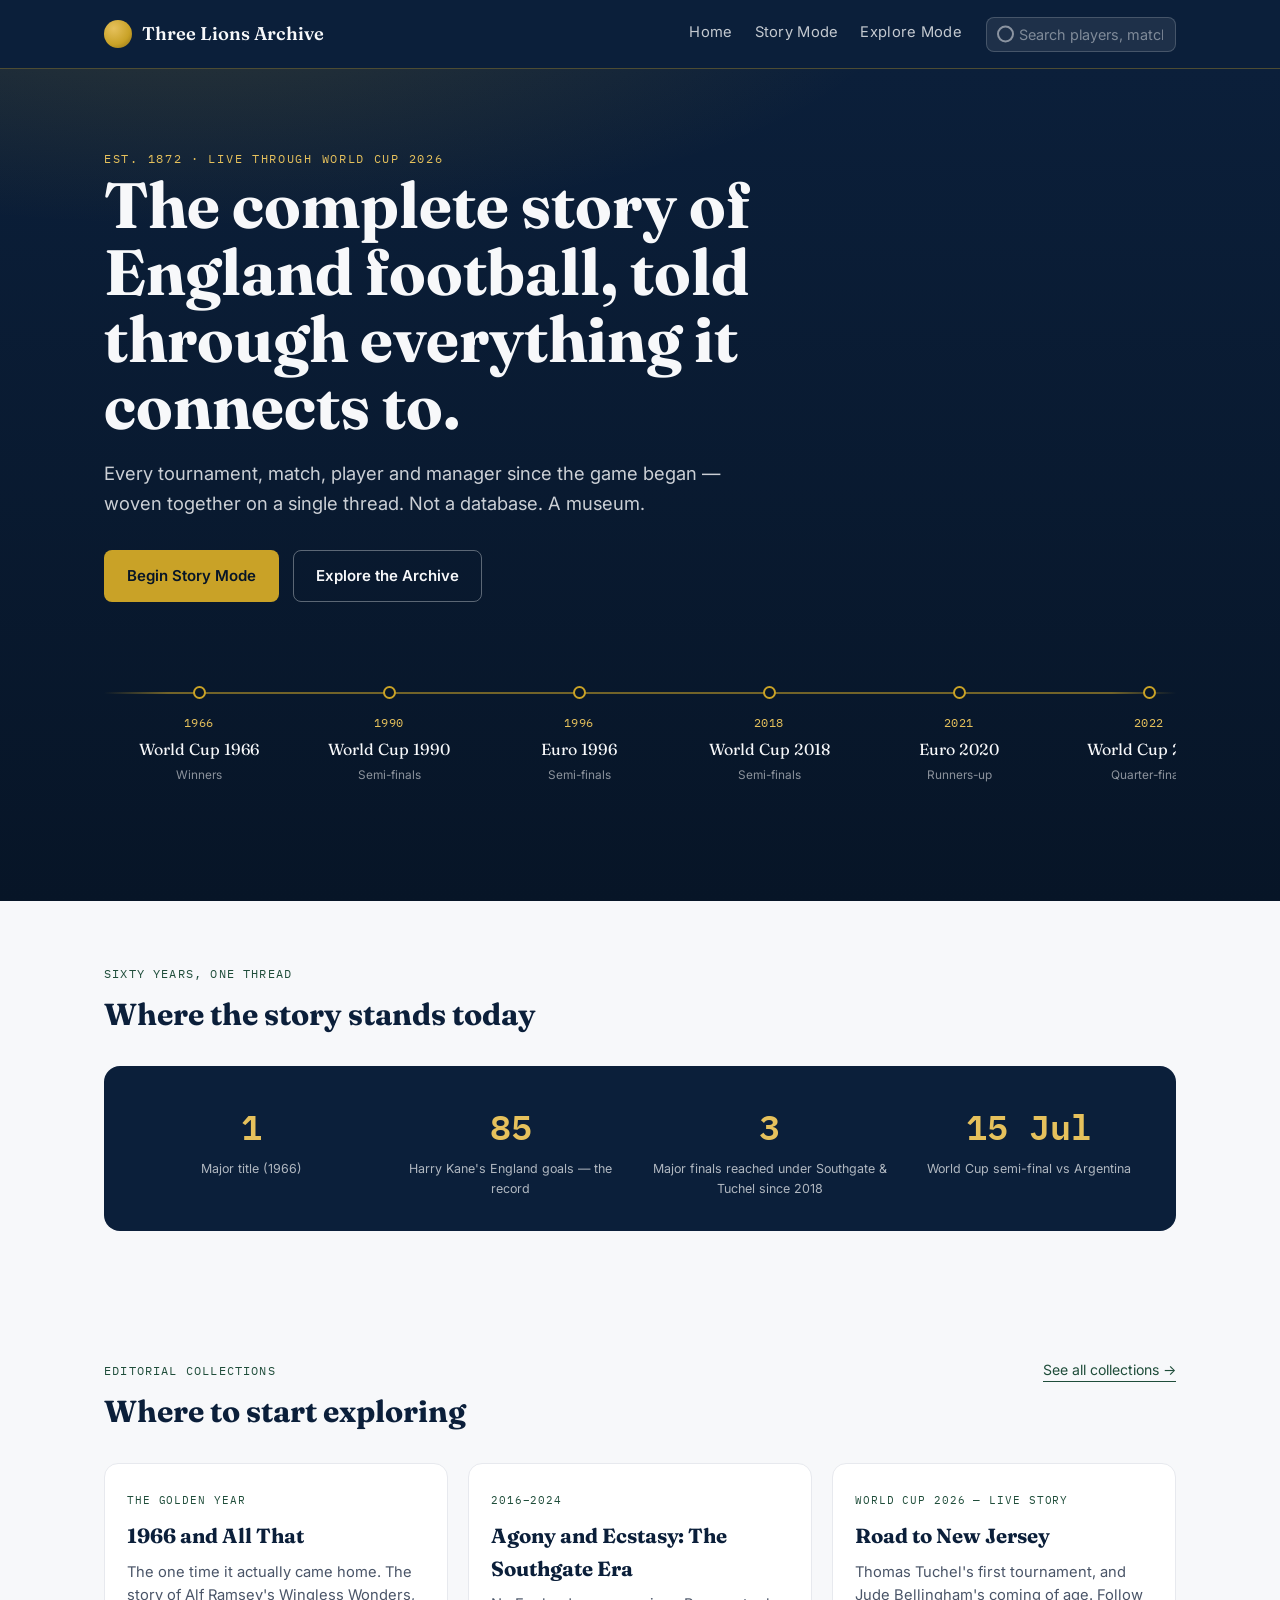
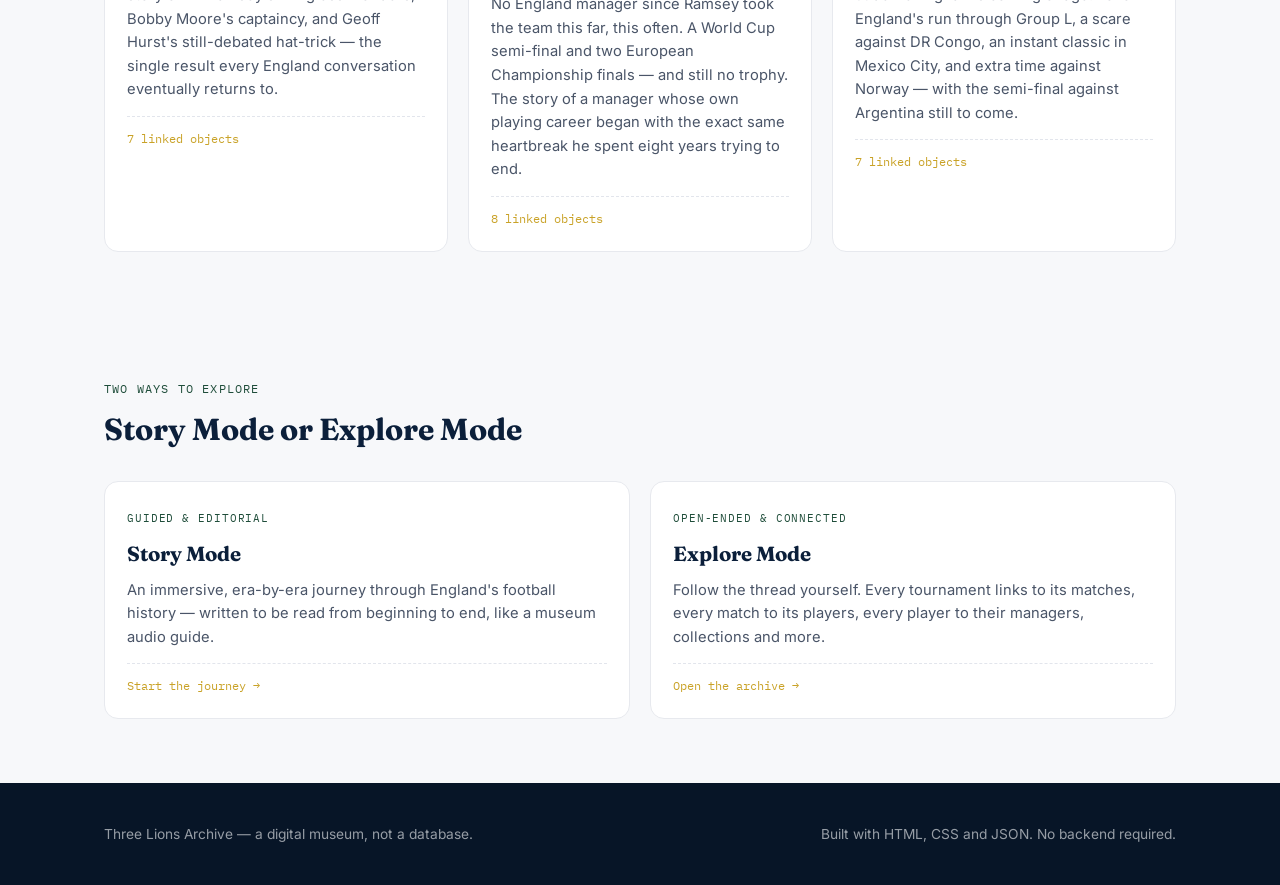
<file: index.html>
<!DOCTYPE html>
<html lang="en">
<head>
<meta charset="UTF-8">
<meta name="viewport" content="width=device-width, initial-scale=1.0">
<title>Three Lions Archive — The Complete History of England Football</title>
<meta name="description" content="A digital museum of England men's football: every tournament, player, manager and match, all interconnected.">
<link rel="preconnect" href="https://fonts.googleapis.com">
<link rel="preconnect" href="https://fonts.gstatic.com" crossorigin>
<link href="https://fonts.googleapis.com/css2?family=Fraunces:opsz,wght@9..144,500;9..144,600;9..144,700&family=Inter:wght@400;500;600&family=IBM+Plex+Mono:wght@400;500&display=swap" rel="stylesheet">
<link rel="stylesheet" href="css/style.css">
</head>
<body>

<header class="site-header" id="tla-header"></header>

<section class="hero">
  <div class="wrap">
    <span class="eyebrow">Est. 1872 &middot; Live through World Cup 2026</span>
    <h1>The complete story of England football, told through everything it connects to.</h1>
    <p class="lede">Every tournament, match, player and manager since the game began — woven together on a single thread. Not a database. A museum.</p>
    <div class="cta-row">
      <a class="btn btn-gold" href="story.html">Begin Story Mode</a>
      <a class="btn btn-ghost" href="explore/index.html">Explore the Archive</a>
    </div>

    <div class="thread-rail">
      <div id="rail-tournaments"></div>
    </div>
  </div>
</section>

<section>
  <div class="wrap">
    <div class="section-head">
      <div>
        <span class="eyebrow">Sixty years, one thread</span>
        <h2>Where the story stands today</h2>
      </div>
    </div>
    <div class="stat-strip">
      <div class="stat"><div class="num">1</div><div class="label">Major title (1966)</div></div>
      <div class="stat"><div class="num">85</div><div class="label">Harry Kane's England goals — the record</div></div>
      <div class="stat"><div class="num">3</div><div class="label">Major finals reached under Southgate &amp; Tuchel since 2018</div></div>
      <div class="stat"><div class="num">15 Jul</div><div class="label">World Cup semi-final vs Argentina</div></div>
    </div>
  </div>
</section>

<section>
  <div class="wrap">
    <div class="section-head">
      <div>
        <span class="eyebrow">Editorial collections</span>
        <h2>Where to start exploring</h2>
      </div>
      <a class="see-all" href="explore/index.html?tab=collections">See all collections &rarr;</a>
    </div>
    <div class="grid cols-3" id="collections-grid"></div>
  </div>
</section>

<section>
  <div class="wrap">
    <div class="section-head">
      <div>
        <span class="eyebrow">Two ways to explore</span>
        <h2>Story Mode or Explore Mode</h2>
      </div>
    </div>
    <div class="grid cols-2">
      <div class="card">
        <span class="eyebrow">Guided &amp; editorial</span>
        <h3>Story Mode</h3>
        <p>An immersive, era-by-era journey through England's football history — written to be read from beginning to end, like a museum audio guide.</p>
        <div class="meta"><a href="story.html">Start the journey &rarr;</a></div>
      </div>
      <div class="card">
        <span class="eyebrow">Open-ended &amp; connected</span>
        <h3>Explore Mode</h3>
        <p>Follow the thread yourself. Every tournament links to its matches, every match to its players, every player to their managers, collections and more.</p>
        <div class="meta"><a href="explore/index.html">Open the archive &rarr;</a></div>
      </div>
    </div>
  </div>
</section>

<footer>
  <div class="wrap">
    <span>Three Lions Archive — a digital museum, not a database.</span>
    <span>Built with HTML, CSS and JSON. No backend required.</span>
  </div>
</footer>

<script src="js/app.js"></script>
<script>
(async function(){
  const store = await TLA.loadAll();
  TLA.renderHeader();
  TLA.renderThreadRail("rail-tournaments", store.tournaments);

  const grid = document.getElementById("collections-grid");
  grid.innerHTML = store.collections.slice(0,3).map(c => `
    <a class="card" href="${TLA.entityUrl('collection', c.id)}" style="display:block">
      <span class="eyebrow">${c.eyebrow}</span>
      <h3>${c.title}</h3>
      <p>${c.summary}</p>
      <div class="meta">${c.items.length} linked objects</div>
    </a>`).join("");
})();
</script>
</body>
</html>
</file>
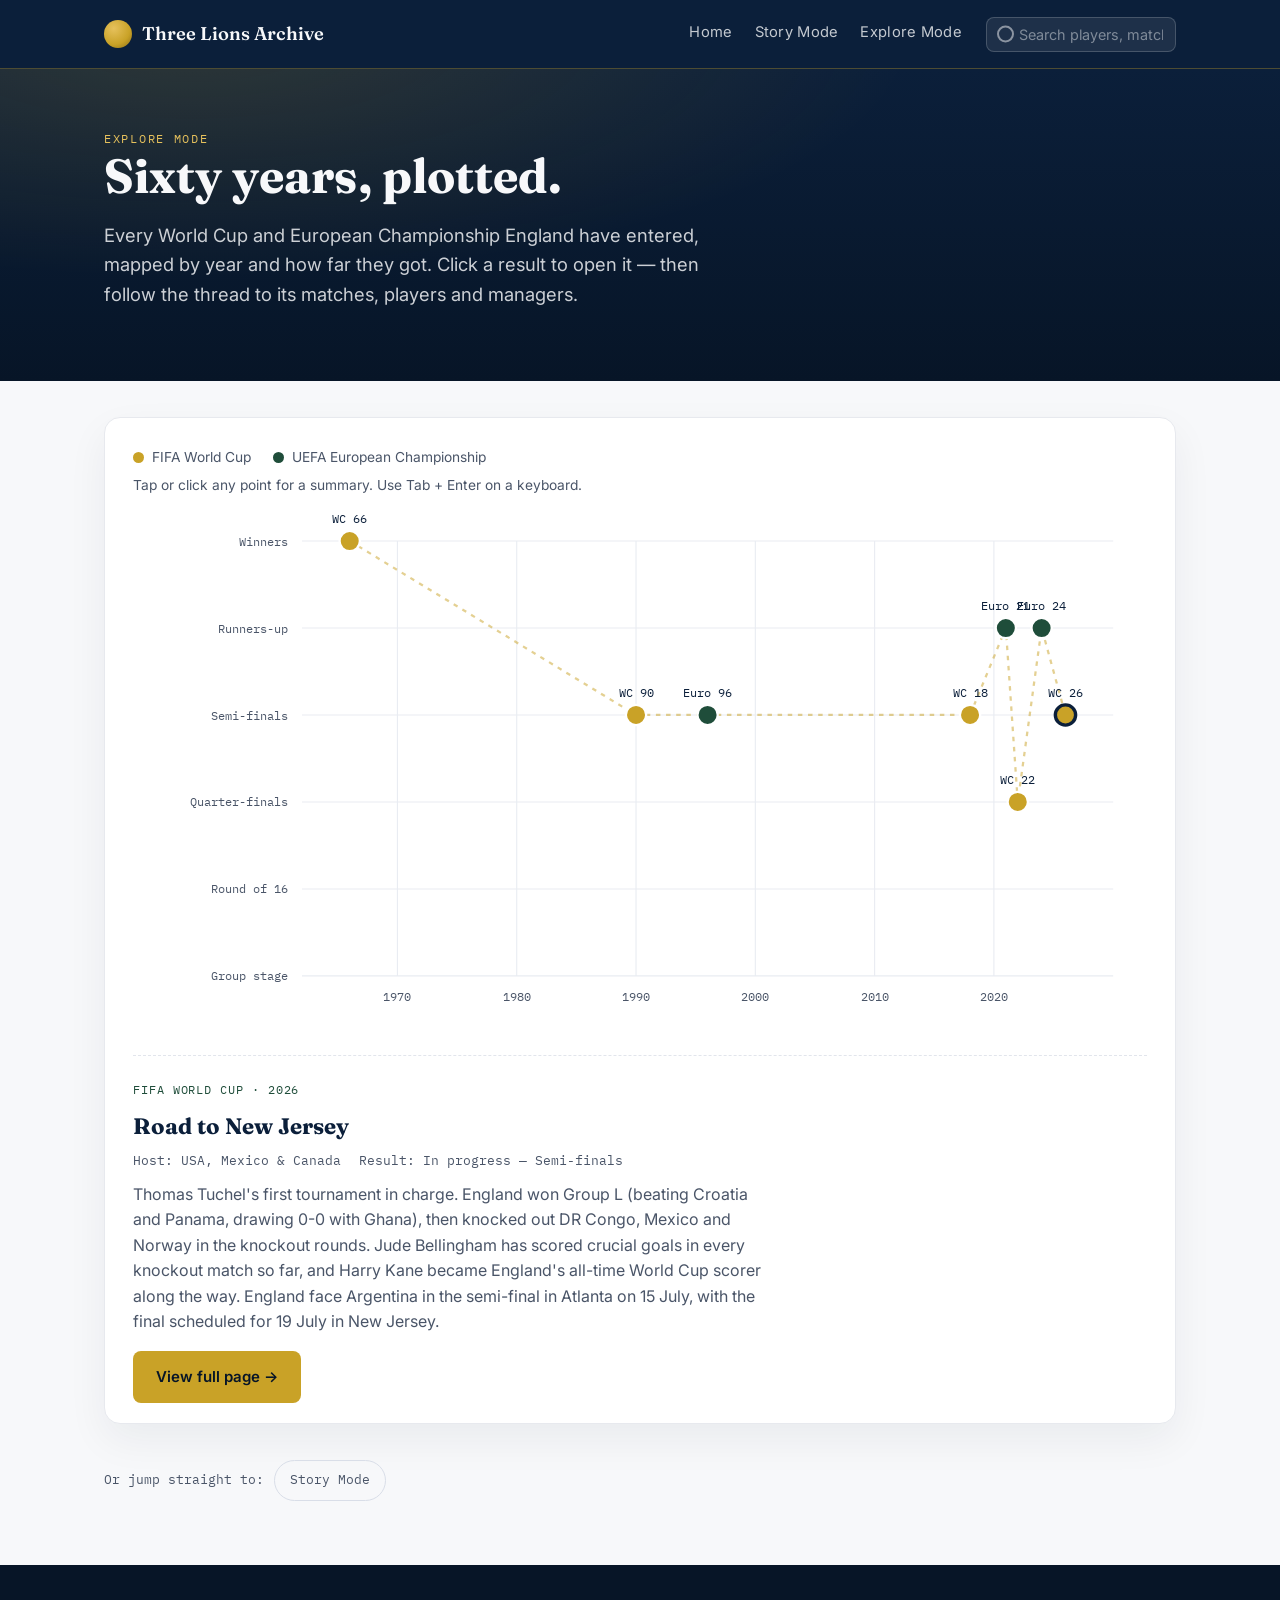
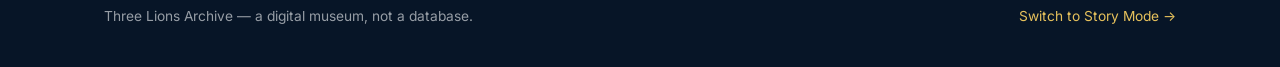
<file: explore/index.html>
<!DOCTYPE html>
<html lang="en">
<head>
<meta charset="UTF-8">
<meta name="viewport" content="width=device-width, initial-scale=1.0">
<title>Explore Mode — Three Lions Archive</title>
<link rel="preconnect" href="https://fonts.googleapis.com">
<link href="https://fonts.googleapis.com/css2?family=Fraunces:opsz,wght@9..144,500;9..144,600;9..144,700&family=Inter:wght@400;500;600&family=IBM+Plex+Mono:wght@400;500&display=swap" rel="stylesheet">
<link rel="stylesheet" href="../css/style.css">
</head>
<body>

<header class="site-header" id="tla-header"></header>

<section class="hero" style="padding:56px 0 40px">
  <div class="wrap">
    <span class="eyebrow">Explore Mode</span>
    <h1 style="font-size:clamp(2rem,4vw,3rem)">Sixty years, plotted.</h1>
    <p class="lede">Every World Cup and European Championship England have entered, mapped by year and how far they got. Click a result to open it — then follow the thread to its matches, players and managers.</p>
  </div>
</section>

<section style="padding-top:36px">
  <div class="wrap">
    <div class="chart-card">
      <div class="chart-legend">
        <span class="swatch"><span class="dot wc"></span> FIFA World Cup</span>
        <span class="swatch"><span class="dot euro"></span> UEFA European Championship</span>
      </div>
      <p class="chart-hint">Tap or click any point for a summary. Use Tab + Enter on a keyboard.</p>

      <svg id="tla-chart" class="tla-chart" viewBox="0 0 900 460" role="img" aria-label="Timeline of England's World Cup and European Championship results, 1966 to 2026"></svg>

      <div id="detail-panel" class="detail-panel">
        <span class="eyebrow" id="detail-eyebrow"></span>
        <h3 id="detail-title"></h3>
        <div class="facts" id="detail-facts"></div>
        <p class="summary" id="detail-summary"></p>
        <a class="btn btn-gold" id="detail-link" href="#">View full page &rarr;</a>
      </div>
    </div>

    <div class="explore-more">
      <span style="font-family:var(--font-mono);font-size:.8rem;color:var(--slate);align-self:center">Or jump straight to:</span>
      <a href="../story.html">Story Mode</a>
    </div>
  </div>
</section>

<footer>
  <div class="wrap">
    <span>Three Lions Archive — a digital museum, not a database.</span>
    <a href="../story.html" style="color:var(--gold-bright)">Switch to Story Mode &rarr;</a>
  </div>
</footer>

<script src="../js/app.js"></script>
<script>
(async function(){
  const store = await TLA.loadAll();
  TLA.renderHeader();

  const svg = document.getElementById("tla-chart");
  const SVG_NS = "http://www.w3.org/2000/svg";

  // ---- layout ----
  const W = 900, H = 460;
  const marginLeft = 150, marginRight = 30, marginTop = 24, marginBottom = 50;
  const plotW = W - marginLeft - marginRight;
  const plotH = H - marginTop - marginBottom;
  const yearMin = 1962, yearMax = 2030;

  const stages = [
    { rank: 1, label: "Group stage" },
    { rank: 2, label: "Round of 16" },
    { rank: 3, label: "Quarter-finals" },
    { rank: 4, label: "Semi-finals" },
    { rank: 5, label: "Runners-up" },
    { rank: 6, label: "Winners" }
  ];

  function stageRank(result) {
    const r = result.toLowerCase();
    if (r.includes("winners")) return 6;
    if (r.includes("runners-up")) return 5;
    if (r.includes("semi-final")) return 4;
    if (r.includes("quarter-final")) return 3;
    if (r.includes("round of 16")) return 2;
    return 1;
  }

  function xFor(year) { return marginLeft + ((year - yearMin) / (yearMax - yearMin)) * plotW; }
  function yFor(rank) { return marginTop + ((6 - rank) / (6 - 1)) * plotH; }

  function el(name, attrs, parent) {
    const node = document.createElementNS(SVG_NS, name);
    for (const k in attrs) node.setAttribute(k, attrs[k]);
    if (parent) parent.appendChild(node);
    return node;
  }

  // ---- gridlines + y-axis labels ----
  stages.forEach(s => {
    const y = yFor(s.rank);
    el("line", { class: "grid-line", x1: marginLeft, x2: W - marginRight, y1: y, y2: y }, svg);
    el("text", { class: "axis-label y", x: marginLeft - 12, y: y + 4 }, svg).textContent = s.label;
  });

  // ---- x-axis decade ticks (shows the gaps — the "wilderness years") ----
  for (let dec = 1970; dec <= 2020; dec += 10) {
    const x = xFor(dec);
    el("line", { class: "grid-line", x1: x, x2: x, y1: marginTop, y2: H - marginBottom }, svg);
    el("text", { class: "axis-label", x: x, y: H - marginBottom + 22, "text-anchor": "middle" }, svg).textContent = dec;
  }

  // ---- the connecting thread, chronological ----
  const tournaments = [...store.tournaments].sort((a, b) => a.year - b.year);
  const pathPoints = tournaments.map(t => `${xFor(t.year)},${yFor(stageRank(t.result))}`).join(" ");
  el("polyline", { class: "thread-path", points: pathPoints }, svg);

  // ---- points ----
  const detailPanel = document.getElementById("detail-panel");
  const detailEyebrow = document.getElementById("detail-eyebrow");
  const detailTitle = document.getElementById("detail-title");
  const detailFacts = document.getElementById("detail-facts");
  const detailSummary = document.getElementById("detail-summary");
  const detailLink = document.getElementById("detail-link");
  let activeCircle = null;

  function showDetail(t, circle) {
    if (activeCircle) activeCircle.classList.remove("active");
    activeCircle = circle;
    circle.classList.add("active");
    detailEyebrow.textContent = (t.name.includes("World Cup") ? "FIFA World Cup" : "UEFA European Championship") + " · " + t.year;
    detailTitle.textContent = t.eyebrow;
    detailFacts.innerHTML = `<span>Host: ${t.host}</span><span>Result: ${t.result}</span>`;
    detailSummary.textContent = t.summary;
    detailLink.href = TLA.entityUrl("tournament", t.id);
    detailPanel.classList.add("show");
    if (typeof detailPanel.scrollIntoView === "function") {
      detailPanel.scrollIntoView({ behavior: "smooth", block: "nearest" });
    }
  }

  tournaments.forEach(t => {
    const isWC = t.name.includes("World Cup");
    const isCurrent = t.result.toLowerCase().startsWith("in progress");
    const cx = xFor(t.year), cy = yFor(stageRank(t.result));

    const circle = el("circle", {
      class: `point ${isWC ? "wc" : "euro"} ${isCurrent ? "current" : ""}`,
      cx, cy, r: 9,
      tabindex: "0", role: "button",
      "aria-label": `${t.name}: ${t.result}`
    }, svg);
    el("title", {}, circle).textContent = `${t.name} — ${t.result}`;

    const short = isWC ? "WC " + String(t.year).slice(2) : "Euro " + String(t.year).slice(2);
    el("text", { class: "point-label", x: cx, y: cy - 16, "text-anchor": "middle" }, svg).textContent = short;

    circle.addEventListener("click", () => showDetail(t, circle));
    circle.addEventListener("keydown", e => {
      if (e.key === "Enter" || e.key === " ") { e.preventDefault(); showDetail(t, circle); }
    });
  });

  // open the in-progress tournament by default so first-time visitors see live context
  const current = tournaments.find(t => t.result.toLowerCase().startsWith("in progress"));
  if (current) {
    const currentCircle = svg.querySelector("circle.current");
    if (currentCircle) showDetail(current, currentCircle);
  }
})();
</script>
</body>
</html>
</file>
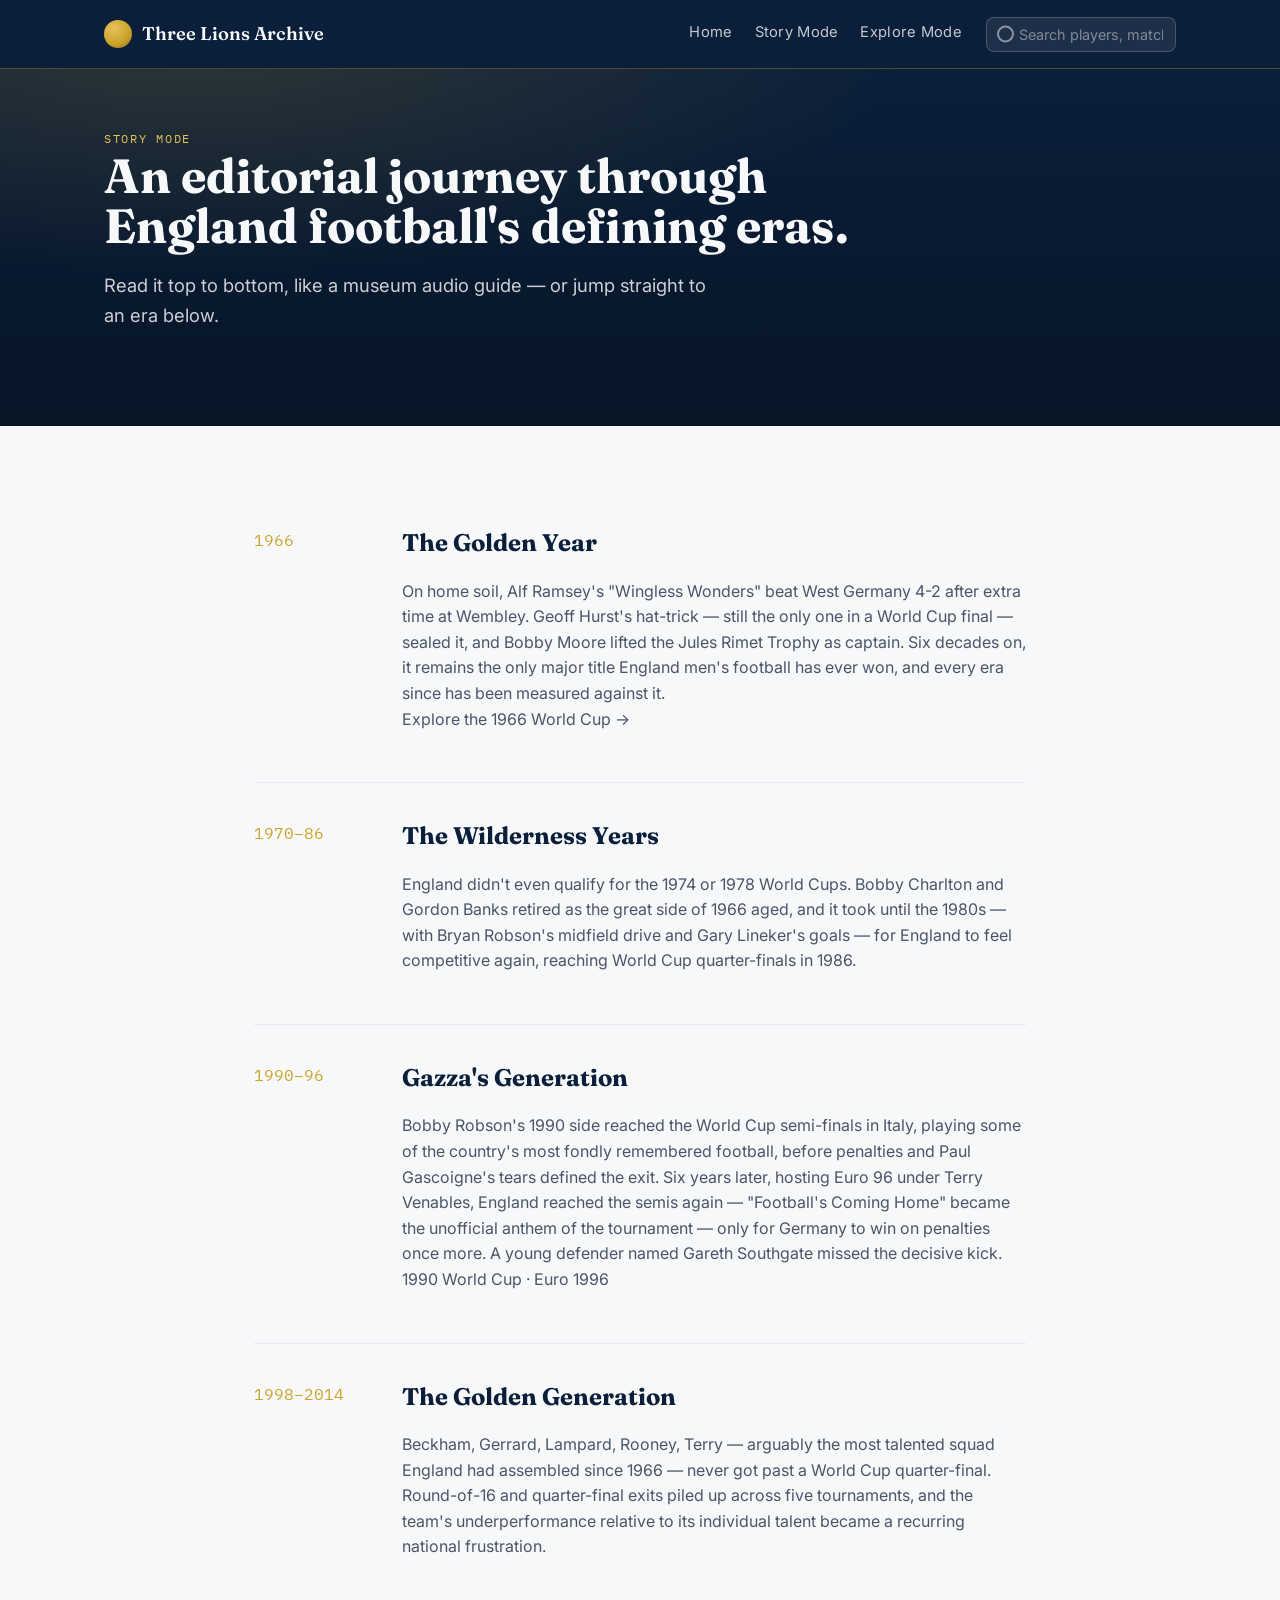
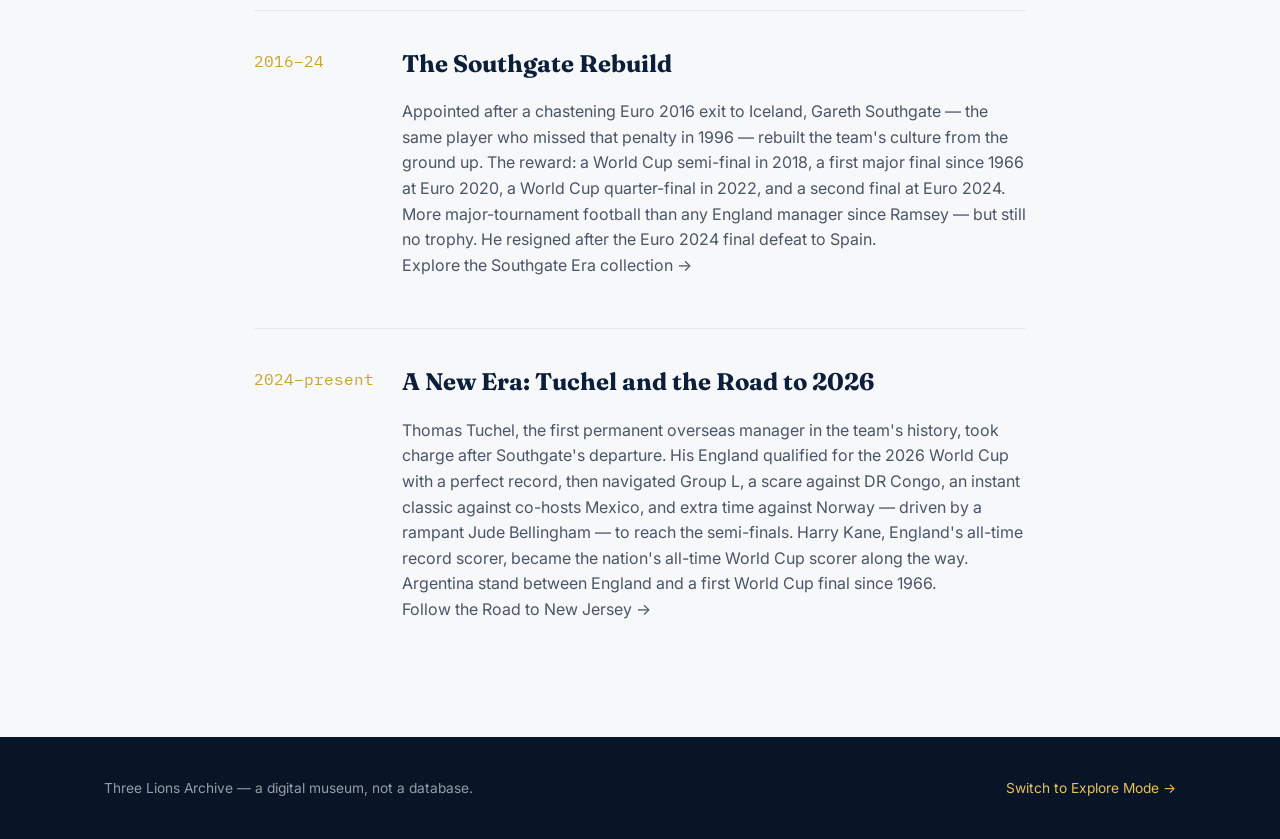
<file: story.html>
<!DOCTYPE html>
<html lang="en">
<head>
<meta charset="UTF-8">
<meta name="viewport" content="width=device-width, initial-scale=1.0">
<title>Story Mode — Three Lions Archive</title>
<link rel="preconnect" href="https://fonts.googleapis.com">
<link href="https://fonts.googleapis.com/css2?family=Fraunces:opsz,wght@9..144,500;9..144,600;9..144,700&family=Inter:wght@400;500;600&family=IBM+Plex+Mono:wght@400;500&display=swap" rel="stylesheet">
<link rel="stylesheet" href="css/style.css">
</head>
<body>

<header class="site-header" id="tla-header"></header>

<section class="hero" style="padding:56px 0 64px">
  <div class="wrap">
    <span class="eyebrow">Story Mode</span>
    <h1 style="font-size:clamp(2rem,4vw,3rem)">An editorial journey through England football's defining eras.</h1>
    <p class="lede">Read it top to bottom, like a museum audio guide — or jump straight to an era below.</p>
  </div>
</section>

<section>
  <div class="wrap" style="max-width:820px">

    <div class="era">
      <div class="years">1966</div>
      <div>
        <h3>The Golden Year</h3>
        <p>On home soil, Alf Ramsey's "Wingless Wonders" beat West Germany 4-2 after extra time at Wembley. Geoff Hurst's hat-trick — still the only one in a World Cup final — sealed it, and Bobby Moore lifted the Jules Rimet Trophy as captain. Six decades on, it remains the only major title England men's football has ever won, and every era since has been measured against it.
        <br><a data-link="tournament:wc-1966" href="#">Explore the 1966 World Cup &rarr;</a></p>
      </div>
    </div>

    <div class="era">
      <div class="years">1970–86</div>
      <div>
        <h3>The Wilderness Years</h3>
        <p>England didn't even qualify for the 1974 or 1978 World Cups. Bobby Charlton and Gordon Banks retired as the great side of 1966 aged, and it took until the 1980s — with Bryan Robson's midfield drive and Gary Lineker's goals — for England to feel competitive again, reaching World Cup quarter-finals in 1986.</p>
      </div>
    </div>

    <div class="era">
      <div class="years">1990–96</div>
      <div>
        <h3>Gazza's Generation</h3>
        <p>Bobby Robson's 1990 side reached the World Cup semi-finals in Italy, playing some of the country's most fondly remembered football, before penalties and Paul Gascoigne's tears defined the exit. Six years later, hosting Euro 96 under Terry Venables, England reached the semis again — "Football's Coming Home" became the unofficial anthem of the tournament — only for Germany to win on penalties once more. A young defender named Gareth Southgate missed the decisive kick.
        <br><a data-link="tournament:wc-1990" href="#">1990 World Cup</a> &middot; <a data-link="tournament:euro-1996" href="#">Euro 1996</a></p>
      </div>
    </div>

    <div class="era">
      <div class="years">1998–2014</div>
      <div>
        <h3>The Golden Generation</h3>
        <p>Beckham, Gerrard, Lampard, Rooney, Terry — arguably the most talented squad England had assembled since 1966 — never got past a World Cup quarter-final. Round-of-16 and quarter-final exits piled up across five tournaments, and the team's underperformance relative to its individual talent became a recurring national frustration.</p>
      </div>
    </div>

    <div class="era">
      <div class="years">2016–24</div>
      <div>
        <h3>The Southgate Rebuild</h3>
        <p>Appointed after a chastening Euro 2016 exit to Iceland, Gareth Southgate — the same player who missed that penalty in 1996 — rebuilt the team's culture from the ground up. The reward: a World Cup semi-final in 2018, a first major final since 1966 at Euro 2020, a World Cup quarter-final in 2022, and a second final at Euro 2024. More major-tournament football than any England manager since Ramsey — but still no trophy. He resigned after the Euro 2024 final defeat to Spain.
        <br><a data-link="collection:col-southgate" href="#">Explore the Southgate Era collection &rarr;</a></p>
      </div>
    </div>

    <div class="era">
      <div class="years">2024–present</div>
      <div>
        <h3>A New Era: Tuchel and the Road to 2026</h3>
        <p>Thomas Tuchel, the first permanent overseas manager in the team's history, took charge after Southgate's departure. His England qualified for the 2026 World Cup with a perfect record, then navigated Group L, a scare against DR Congo, an instant classic against co-hosts Mexico, and extra time against Norway — driven by a rampant Jude Bellingham — to reach the semi-finals. Harry Kane, England's all-time record scorer, became the nation's all-time World Cup scorer along the way. Argentina stand between England and a first World Cup final since 1966.
        <br><a data-link="collection:col-2026" href="#">Follow the Road to New Jersey &rarr;</a></p>
      </div>
    </div>

  </div>
</section>

<footer>
  <div class="wrap">
    <span>Three Lions Archive — a digital museum, not a database.</span>
    <a href="explore/index.html" style="color:var(--gold-bright)">Switch to Explore Mode &rarr;</a>
  </div>
</footer>

<script src="js/app.js"></script>
<script>
(async function(){
  await TLA.loadAll();
  TLA.renderHeader();
  document.querySelectorAll('[data-link]').forEach(el => {
    const [type, id] = el.dataset.link.split(':');
    el.href = TLA.entityUrl(type, id);
  });
})();
</script>
</body>
</html>
</file>
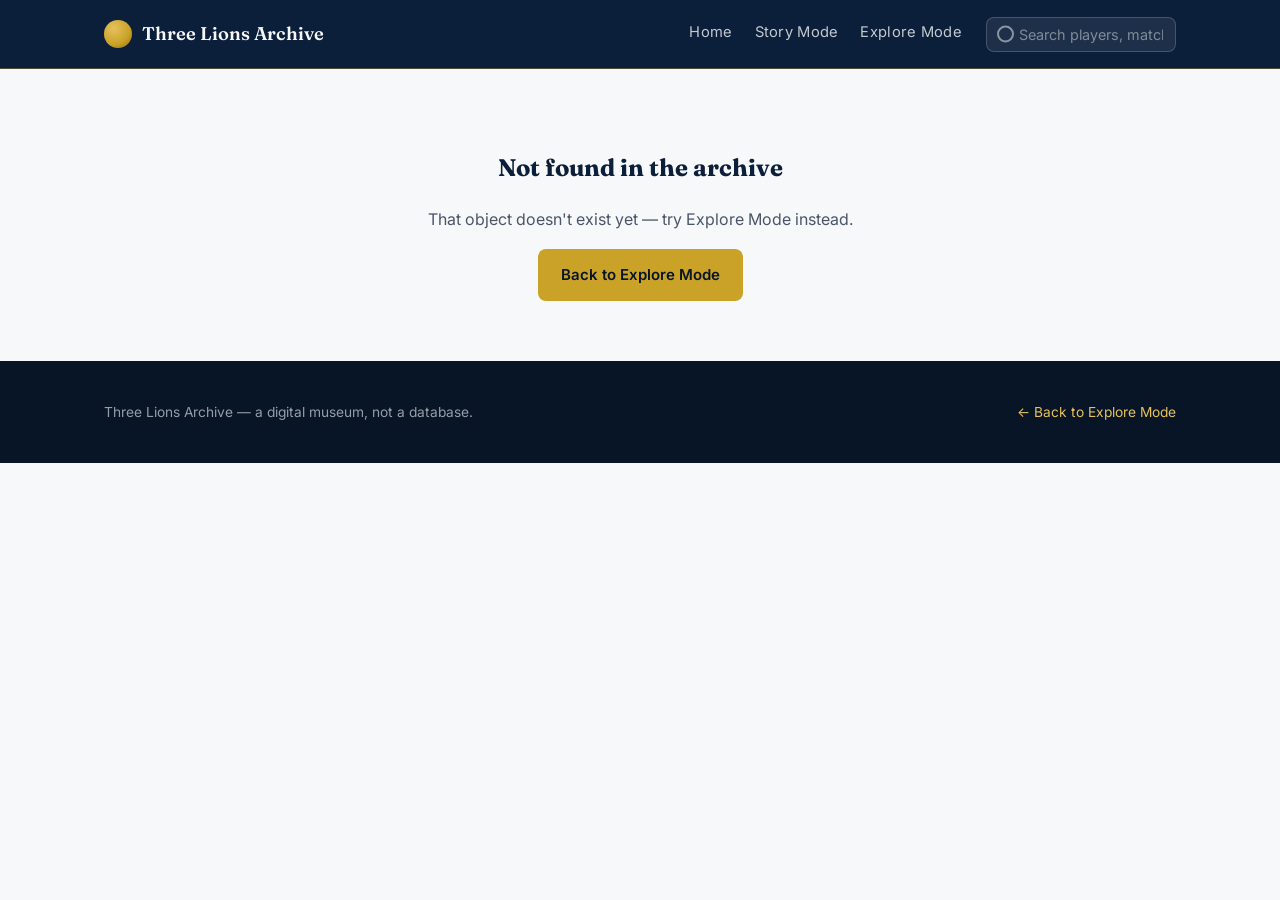
<file: explore/entity.html>
<!DOCTYPE html>
<html lang="en">
<head>
<meta charset="UTF-8">
<meta name="viewport" content="width=device-width, initial-scale=1.0">
<title id="page-title">Three Lions Archive</title>
<link rel="preconnect" href="https://fonts.googleapis.com">
<link href="https://fonts.googleapis.com/css2?family=Fraunces:opsz,wght@9..144,500;9..144,600;9..144,700&family=Inter:wght@400;500;600&family=IBM+Plex+Mono:wght@400;500&display=swap" rel="stylesheet">
<link rel="stylesheet" href="../css/style.css">
</head>
<body>

<header class="site-header" id="tla-header"></header>

<div id="content"></div>

<footer>
  <div class="wrap">
    <span>Three Lions Archive — a digital museum, not a database.</span>
    <a href="index.html" style="color:var(--gold-bright)">&larr; Back to Explore Mode</a>
  </div>
</footer>

<script src="../js/app.js"></script>
<script>
(async function(){
  const store = await TLA.loadAll();
  TLA.renderHeader();

  const params = new URLSearchParams(location.search);
  const type = params.get("type");
  const id = params.get("id");
  const item = TLA.get(type, id);
  const content = document.getElementById("content");

  if (!item) {
    content.innerHTML = `<div class="wrap empty-state"><h2>Not found in the archive</h2>
      <p>That object doesn't exist yet — try Explore Mode instead.</p>
      <a class="btn btn-gold" href="index.html">Back to Explore Mode</a></div>`;
    return;
  }

  document.getElementById("page-title").textContent = (item.name || item.title || item.stage) + " — Three Lions Archive";

  function factRow(pairs){
    return `<div class="facts">${pairs.filter(p=>p[1]).map(p=>`<span>${p[0]}: ${p[1]}</span>`).join("")}</div>`;
  }

  // reverse-lookup helpers: find items in other collections that reference this one
  function reverse(collectionKey, field, value){
    return store[collectionKey].filter(i => Array.isArray(i[field]) ? i[field].includes(value) : i[field] === value);
  }

  let hero = "", chains = [];

  if (type === "tournament") {
    hero = `<span class="kind-tag">Tournament &middot; ${item.year}</span><h1>${item.name}</h1><p>${item.eyebrow}</p>
      ${factRow([["Host", item.host], ["Result", item.result]])}`;
    chains.push(["Manager", item.managerId ? [{type:"manager", id:item.managerId}] : []]);
    chains.push(["Venue", item.venueId ? [{type:"venue", id:item.venueId}] : []]);
    chains.push(["Matches", (item.matchIds||[]).map(i=>({type:"match", id:i}))]);
    chains.push(["Key players", (item.playerIds||[]).map(i=>({type:"player", id:i}))]);
    chains.push(["Collections", (item.collectionIds||[]).map(i=>({type:"collection", id:i}))]);
  }

  if (type === "match") {
    hero = `<span class="kind-tag">Match &middot; ${item.stage}</span><h1>${item.score}</h1><p>${item.date}</p>`;
    chains.push(["Tournament", item.tournamentId ? [{type:"tournament", id:item.tournamentId}] : []]);
    chains.push(["Manager", item.managerId ? [{type:"manager", id:item.managerId}] : []]);
    chains.push(["Venue", item.venueId ? [{type:"venue", id:item.venueId}] : []]);
    chains.push(["Opponent", item.opponentId ? [{type:"opponent", id:item.opponentId}] : []]);
    chains.push(["Players", (item.playerIds||[]).map(i=>({type:"player", id:i}))]);
  }

  if (type === "player") {
    hero = `<span class="kind-tag">Player &middot; ${item.position}</span><h1>${item.name}</h1><p>${item.years}</p>
      ${factRow([["Caps", item.caps], ["Goals", item.goals]])}`;
    chains.push(["Tournaments", (item.tournamentIds||[]).map(i=>({type:"tournament", id:i}))]);
    chains.push(["Collections", (item.collectionIds||[]).map(i=>({type:"collection", id:i}))]);
    const matches = reverse("matches", "playerIds", item.id);
    chains.push(["Matches played", matches.map(m=>({type:"match", id:m.id}))]);
  }

  if (type === "manager") {
    hero = `<span class="kind-tag">Manager &middot; ${item.years}</span><h1>${item.name}</h1>`;
    chains.push(["Tournaments", (item.tournamentIds||[]).map(i=>({type:"tournament", id:i}))]);
    const matches = reverse("matches", "managerId", item.id);
    chains.push(["Matches in charge", matches.map(m=>({type:"match", id:m.id}))]);
  }

  if (type === "venue") {
    hero = `<span class="kind-tag">Venue &middot; ${item.city}, ${item.country}</span><h1>${item.name}</h1>`;
    chains.push(["Matches played here", (item.matchIds||[]).map(i=>({type:"match", id:i}))]);
  }

  if (type === "opponent") {
    hero = `<span class="kind-tag">Opponent</span><h1>${item.name}</h1>`;
    const matches = reverse("matches", "opponentId", item.id);
    chains.push(["Matches against England", matches.map(m=>({type:"match", id:m.id}))]);
  }

  if (type === "collection") {
    hero = `<span class="kind-tag">Collection &middot; ${item.eyebrow}</span><h1>${item.title}</h1>`;
    chains.push(["In this collection", item.items]);
  }

  content.innerHTML = `
    <section class="entity-hero"><div class="wrap">${hero}</div></section>
    <section class="entity-body"><div class="wrap">
      <p class="lede">${item.summary || ""}</p>
      ${chains.filter(c=>c[1].length).map(c => `<div id="chain-${c[0].replace(/\\s+/g,'-')}" class="thread-related"></div>`).join("")}
    </div></section>
  `;

  chains.forEach(([label, refs]) => {
    if (!refs.length) return;
    TLA.renderChain("chain-" + label.replace(/\s+/g,'-'), label, refs);
  });
})();
</script>
</body>
</html>
</file>
<file: css/style.css>
/* ===== Three Lions Archive — Design Tokens =====
   Palette: Wembley Navy, Archive White, Trophy Gold, Slate, Charcoal, Pitch Green
   Type: Fraunces (display), Inter (body), IBM Plex Mono (data/scores)
   Signature: "The Thread" — a gold cord that physically connects every
   linked object, echoing Explore Mode's chain: Tournament > Match > Player
   > Manager > Opponent > Venue > Collection. Nothing is a dead end. */

:root{
  --navy:#0b1f3a;
  --navy-deep:#071527;
  --white:#f7f8fa;
  --gold:#c9a227;
  --gold-bright:#e6c15c;
  --slate:#4a5568;
  --charcoal:#15171c;
  --pitch:#1f4d3a;
  --font-display:"Fraunces", Georgia, serif;
  --font-body:"Inter", -apple-system, BlinkMacSystemFont, "Segoe UI", sans-serif;
  --font-mono:"IBM Plex Mono", ui-monospace, monospace;
  --max:1120px;
}

@media (prefers-reduced-motion: reduce){
  *{animation-duration:0.001ms !important; animation-iteration-count:1 !important; transition-duration:0.001ms !important; scroll-behavior:auto !important;}
}

*{box-sizing:border-box}
html{scroll-behavior:smooth}
body{
  margin:0;
  font-family:var(--font-body);
  background:var(--white);
  color:var(--charcoal);
  line-height:1.6;
}
a{color:inherit;text-decoration:none}
img{max-width:100%;display:block}

.wrap{max-width:var(--max);margin:0 auto;padding:0 24px}

/* ---------- Header ---------- */
.site-header{
  position:sticky;top:0;z-index:50;
  background:var(--navy);
  border-bottom:1px solid rgba(201,162,39,.35);
}
.site-header .wrap{display:flex;align-items:center;gap:24px;height:68px}
.brand{display:flex;align-items:center;gap:10px;font-family:var(--font-display);font-weight:600;font-size:1.15rem;color:var(--white)}
.brand .badge{width:28px;height:28px;border-radius:50%;background:radial-gradient(circle at 35% 30%, var(--gold-bright), var(--gold) 60%, #8a6d16 100%);flex:none}
.nav-links{display:flex;gap:22px;margin-left:auto;font-size:.92rem;letter-spacing:.02em}
.nav-links a{color:rgba(247,248,250,.78);padding:6px 0;border-bottom:2px solid transparent;transition:color .15s, border-color .15s}
.nav-links a:hover, .nav-links a.active{color:var(--gold-bright);border-color:var(--gold)}
.toggle-mfw{display:flex;background:rgba(255,255,255,.08);border-radius:999px;padding:3px;font-size:.78rem}
.toggle-mfw span{padding:5px 12px;border-radius:999px;color:rgba(247,248,250,.6)}
.toggle-mfw span.on{background:var(--gold);color:var(--navy-deep);font-weight:600}

.search-box{position:relative;flex:none}
.search-box input{
  background:rgba(255,255,255,.08);
  border:1px solid rgba(255,255,255,.18);
  color:var(--white);
  border-radius:8px;
  padding:8px 12px 8px 32px;
  font-family:var(--font-body);
  font-size:.9rem;
  width:190px;
}
.search-box input::placeholder{color:rgba(247,248,250,.45)}
.search-box::before{
  content:"";position:absolute;left:11px;top:50%;transform:translateY(-50%);
  width:13px;height:13px;border:2px solid rgba(247,248,250,.5);border-radius:50%;
}
.search-results{
  position:absolute;top:calc(100% + 8px);right:0;width:320px;max-height:420px;overflow:auto;
  background:var(--white);color:var(--charcoal);border-radius:10px;box-shadow:0 18px 40px rgba(0,0,0,.35);
  display:none;padding:8px;
}
.search-results.show{display:block}
.search-results a{display:block;padding:10px 12px;border-radius:7px;font-size:.88rem}
.search-results a:hover{background:#eef1f6}
.search-results .kind{font-family:var(--font-mono);font-size:.68rem;text-transform:uppercase;letter-spacing:.06em;color:var(--pitch)}
.search-results .empty{padding:12px;color:var(--slate);font-size:.85rem}

/* ---------- Hero ---------- */
.hero{
  background:
    radial-gradient(1200px 400px at 15% -10%, rgba(201,162,39,.18), transparent 60%),
    linear-gradient(180deg, var(--navy) 0%, var(--navy-deep) 100%);
  color:var(--white);
  padding:76px 0 96px;
  position:relative;
  overflow:hidden;
}
.hero .eyebrow{font-family:var(--font-mono);letter-spacing:.14em;text-transform:uppercase;font-size:.76rem;color:var(--gold-bright);margin-bottom:18px}
.hero h1{font-family:var(--font-display);font-size:clamp(2.4rem,5vw,4rem);line-height:1.05;margin:0 0 20px;max-width:780px}
.hero p.lede{font-size:1.15rem;color:rgba(247,248,250,.82);max-width:620px;margin:0 0 32px}
.hero .cta-row{display:flex;gap:14px;flex-wrap:wrap}
.btn{
  display:inline-flex;align-items:center;gap:8px;padding:13px 22px;border-radius:8px;
  font-weight:600;font-size:.94rem;border:1px solid transparent;transition:transform .15s, background .15s;
}
.btn:hover{transform:translateY(-1px)}
.btn-gold{background:var(--gold);color:var(--navy-deep)}
.btn-gold:hover{background:var(--gold-bright)}
.btn-ghost{border-color:rgba(247,248,250,.35);color:var(--white)}
.btn-ghost:hover{border-color:var(--gold-bright);color:var(--gold-bright)}

/* ---------- The Thread (signature element) ---------- */
.thread-rail{position:relative;margin:56px 0 0}
.thread-rail::before{
  content:"";position:absolute;left:0;right:0;top:34px;height:2px;
  background:linear-gradient(90deg, transparent, var(--gold) 6%, var(--gold) 94%, transparent);
  opacity:.55;
}
.thread-track{display:flex;gap:0;overflow-x:auto;padding:0 0 20px;scrollbar-width:thin}
.thread-node{
  flex:none;width:190px;position:relative;padding:0 14px;cursor:pointer;
}
.thread-node .dot{
  width:13px;height:13px;border-radius:50%;background:var(--navy-deep);border:2px solid var(--gold);
  margin:28px auto 14px;position:relative;z-index:2;transition:background .15s, transform .15s;
}
.thread-node:hover .dot{background:var(--gold);transform:scale(1.15)}
.thread-node .year{font-family:var(--font-mono);font-size:.78rem;color:var(--gold-bright);text-align:center;letter-spacing:.04em}
.thread-node .label{font-family:var(--font-display);font-size:1rem;text-align:center;margin-top:4px;color:var(--white)}
.thread-node .result{font-size:.74rem;text-align:center;color:rgba(247,248,250,.55);margin-top:3px}
.thread-node.current .dot{background:var(--gold-bright);box-shadow:0 0 0 5px rgba(230,193,92,.22)}

/* thread connector used on entity pages linking related objects */
.thread-related{margin-top:14px}
.thread-related-title{font-family:var(--font-mono);font-size:.72rem;text-transform:uppercase;letter-spacing:.08em;color:var(--pitch);margin-bottom:10px}
.thread-chain{display:flex;flex-wrap:wrap;gap:0;align-items:center}
.thread-chip{
  display:inline-flex;align-items:center;gap:8px;background:#fff;border:1px solid #e3e6ec;border-radius:999px;
  padding:8px 14px 8px 10px;font-size:.86rem;margin:4px 10px 4px 0;position:relative;transition:border-color .15s, box-shadow .15s;
}
.thread-chip::before{content:"";width:8px;height:8px;border-radius:50%;background:var(--gold)}
.thread-chip:hover{border-color:var(--gold);box-shadow:0 4px 14px rgba(201,162,39,.18)}
.thread-chip .kind{font-family:var(--font-mono);font-size:.65rem;text-transform:uppercase;color:var(--slate);margin-right:2px}

/* ---------- Sections / Cards ---------- */
section{padding:64px 0}
.section-head{display:flex;align-items:baseline;justify-content:space-between;margin-bottom:28px;gap:16px;flex-wrap:wrap}
.section-head h2{font-family:var(--font-display);font-size:1.9rem;margin:0;color:var(--navy)}
.section-head .eyebrow{font-family:var(--font-mono);font-size:.74rem;letter-spacing:.1em;text-transform:uppercase;color:var(--pitch);display:block;margin-bottom:6px}
.section-head a.see-all{font-size:.88rem;color:var(--pitch);border-bottom:1px solid var(--pitch)}

.grid{display:grid;gap:20px}
.grid.cols-3{grid-template-columns:repeat(3,1fr)}
.grid.cols-2{grid-template-columns:repeat(2,1fr)}
@media (max-width:860px){.grid.cols-3, .grid.cols-2{grid-template-columns:1fr}}

.card{
  background:#fff;border:1px solid #e7e9ee;border-radius:14px;padding:22px;
  transition:transform .18s, box-shadow .18s, border-color .18s;
}
.card:hover{transform:translateY(-3px);box-shadow:0 16px 34px rgba(11,31,58,.10);border-color:#d9dee8}
.card .eyebrow{font-family:var(--font-mono);font-size:.7rem;text-transform:uppercase;letter-spacing:.08em;color:var(--pitch)}
.card h3{font-family:var(--font-display);font-size:1.28rem;margin:8px 0 8px;color:var(--navy)}
.card p{font-size:.92rem;color:var(--slate);margin:0}
.card .meta{margin-top:14px;font-family:var(--font-mono);font-size:.78rem;color:var(--gold);border-top:1px dashed #e2e5ec;padding-top:12px}

.stat-strip{display:grid;grid-template-columns:repeat(4,1fr);gap:20px;background:var(--navy);border-radius:16px;padding:32px 28px;color:var(--white)}
@media (max-width:760px){.stat-strip{grid-template-columns:repeat(2,1fr)}}
.stat{text-align:center}
.stat .num{font-family:var(--font-mono);font-size:clamp(1.6rem,3vw,2.2rem);color:var(--gold-bright);font-weight:600}
.stat .label{font-size:.78rem;color:rgba(247,248,250,.7);margin-top:4px}

/* ---------- Entity page ---------- */
.entity-hero{background:var(--navy);color:var(--white);padding:52px 0}
.entity-hero .kind-tag{font-family:var(--font-mono);font-size:.75rem;text-transform:uppercase;letter-spacing:.1em;color:var(--gold-bright)}
.entity-hero h1{font-family:var(--font-display);font-size:clamp(2rem,4vw,3rem);margin:12px 0}
.entity-hero .facts{display:flex;gap:24px;flex-wrap:wrap;margin-top:18px;font-family:var(--font-mono);font-size:.86rem;color:rgba(247,248,250,.8)}
.entity-body{padding:48px 0}
.entity-body .lede{font-size:1.12rem;max-width:720px}

/* ---------- Explore hub: timeline scatter ---------- */
.chart-card{
  background:#fff;border:1px solid #e7e9ee;border-radius:16px;
  padding:28px 28px 20px;box-shadow:0 16px 40px rgba(11,31,58,.06);
}
.chart-legend{display:flex;gap:22px;flex-wrap:wrap;margin-bottom:6px;font-size:.86rem;color:var(--slate)}
.chart-legend .swatch{display:inline-flex;align-items:center;gap:8px}
.chart-legend .dot{width:11px;height:11px;border-radius:50%;display:inline-block}
.chart-legend .dot.wc{background:var(--gold)}
.chart-legend .dot.euro{background:var(--pitch)}
.chart-hint{font-size:.86rem;color:var(--slate);margin:2px 0 18px}

.tla-chart{width:100%;height:auto;display:block;overflow:visible}
.tla-chart .grid-line{stroke:#e9ecf2;stroke-width:1}
.tla-chart .axis-label{font-family:var(--font-mono);font-size:11px;fill:var(--slate)}
.tla-chart .axis-label.y{text-anchor:end}
.tla-chart .thread-path{fill:none;stroke:var(--gold);stroke-width:2;stroke-dasharray:4 5;opacity:.5}
.tla-chart circle.point{cursor:pointer;transition:r .15s, stroke-width .15s;stroke:#fff;stroke-width:2}
.tla-chart circle.point.wc{fill:var(--gold)}
.tla-chart circle.point.euro{fill:var(--pitch)}
.tla-chart circle.point:hover, .tla-chart circle.point.active{stroke:var(--navy);stroke-width:3}
.tla-chart circle.point.current{animation:pulse-ring 1.8s ease-in-out infinite}
.tla-chart text.point-label{font-family:var(--font-mono);font-size:11px;fill:var(--navy);pointer-events:none}
@keyframes pulse-ring{
  0%,100%{filter:drop-shadow(0 0 0 rgba(201,162,39,.5))}
  50%{filter:drop-shadow(0 0 6px rgba(201,162,39,.8))}
}

.detail-panel{
  margin-top:22px;border-top:1px dashed #e2e5ec;padding-top:20px;
  display:none;
}
.detail-panel.show{display:block;animation:fade-up .25s ease}
@keyframes fade-up{from{opacity:0;transform:translateY(6px)}to{opacity:1;transform:translateY(0)}}
.detail-panel .eyebrow{font-family:var(--font-mono);font-size:.72rem;text-transform:uppercase;letter-spacing:.08em;color:var(--pitch)}
.detail-panel h3{font-family:var(--font-display);font-size:1.4rem;margin:8px 0 6px;color:var(--navy)}
.detail-panel .facts{font-family:var(--font-mono);font-size:.8rem;color:var(--slate);margin-bottom:10px;display:flex;gap:18px;flex-wrap:wrap}
.detail-panel p.summary{color:var(--slate);max-width:640px;margin:0 0 16px}

.explore-more{display:flex;gap:10px;flex-wrap:wrap;margin-top:36px}
.explore-more a{
  font-family:var(--font-mono);font-size:.8rem;padding:9px 15px;border-radius:999px;border:1px solid #d9dee8;
  color:var(--slate);transition:all .15s;
}
.explore-more a:hover{border-color:var(--gold);color:var(--navy);background:#fdf8ea}

/* ---------- Story mode ---------- */
.era{display:grid;grid-template-columns:120px 1fr;gap:28px;padding:34px 0;border-top:1px solid #e7e9ee}
.era:first-child{border-top:none}
.era .years{font-family:var(--font-mono);color:var(--gold);font-size:1rem;padding-top:4px}
.era h3{font-family:var(--font-display);font-size:1.5rem;margin:0 0 10px;color:var(--navy)}
.era p{color:var(--slate);max-width:680px}
@media (max-width:640px){.era{grid-template-columns:1fr;gap:8px}}

/* ---------- Footer ---------- */
footer{background:var(--navy-deep);color:rgba(247,248,250,.6);padding:40px 0;font-size:.86rem}
footer .wrap{display:flex;justify-content:space-between;flex-wrap:wrap;gap:12px}

/* ---------- Utility ---------- */
.badge-toggle{display:inline-flex;gap:6px;align-items:center}
.visually-hidden{position:absolute;width:1px;height:1px;overflow:hidden;clip:rect(0 0 0 0);white-space:nowrap}
:focus-visible{outline:2px solid var(--gold-bright);outline-offset:2px}
.empty-state{padding:60px 0;text-align:center;color:var(--slate)}
.empty-state h2{font-family:var(--font-display);color:var(--navy)}
</file>
